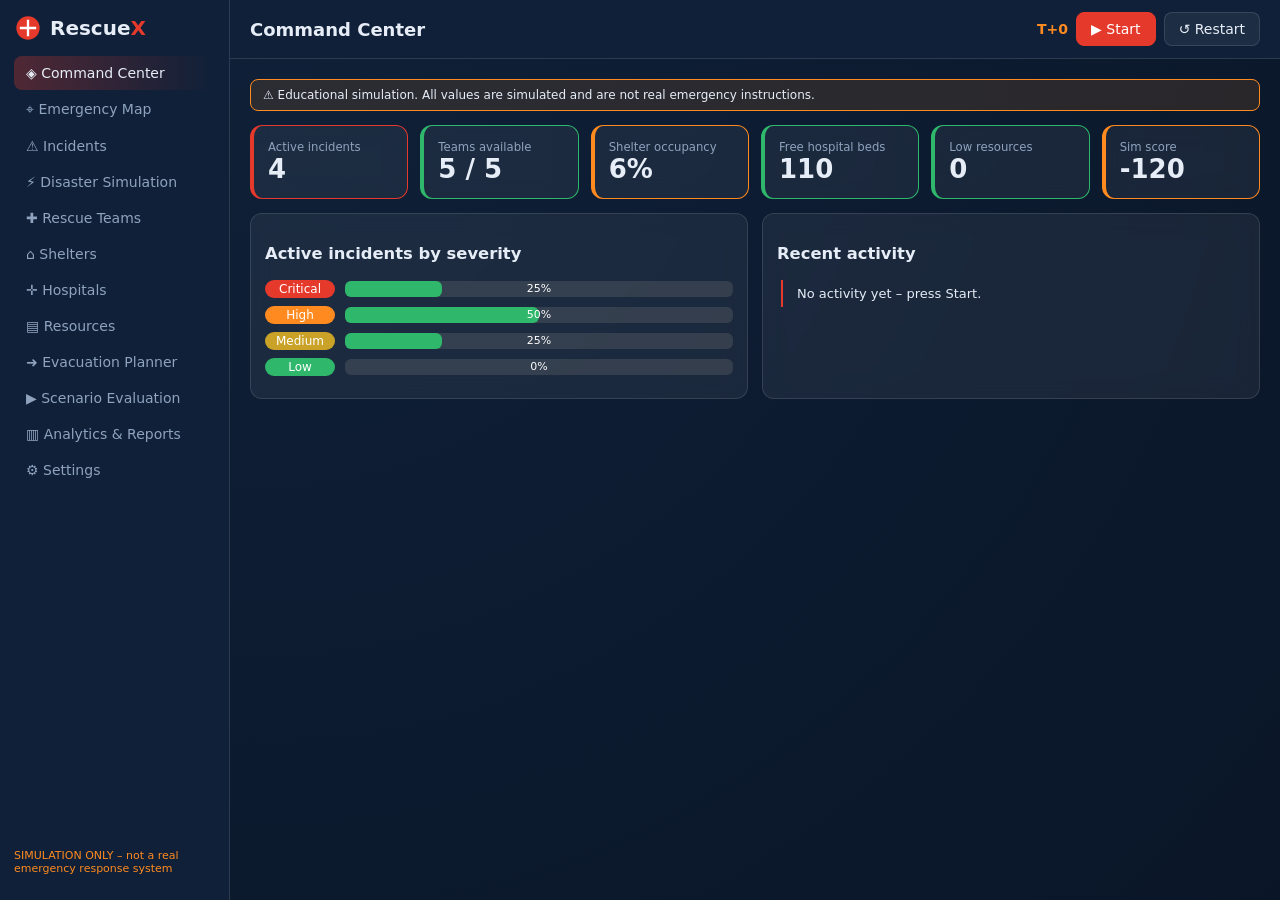
<file: index.html>
<!DOCTYPE html><html lang="en"><head><meta charset="utf-8"><meta name="viewport" content="width=device-width,initial-scale=1"><title>RescueX – Disaster Management Simulation</title><link rel="stylesheet" href="css/style.css"><script>addEventListener('error',function(e){var t=e.target&&(e.target.src||e.target.href);var m=t?'Could not load file: '+t+' (extract the whole zip and keep css/ and js/ beside index.html)':'Script error: '+e.message+' ('+(e.filename||'').split('/').pop()+':'+e.lineno+')';var d=document.getElementById('errbar')||document.body.appendChild(Object.assign(document.createElement('div'),{id:'errbar'}));d.style.cssText='position:fixed;z-index:999;bottom:10px;left:10px;right:10px;padding:12px;background:#600;color:#fff;font:14px sans-serif;border-radius:8px';d.textContent='RescueX problem: '+m},true)</script>
</head><body>
<div id="boot" style="position:fixed;z-index:99;top:10px;left:10px;right:10px;padding:12px;background:#3a1d00;color:#fff;border:1px solid #ff8a1f;border-radius:8px;font:14px sans-serif">Loading RescueX… If this message stays, extract the whole zip first (do not open index.html from inside the zip) and keep the css/ and js/ folders next to it.</div>
<aside id="nav"><div class="logo"><svg width="28" height="28" viewBox="0 0 24 24"><circle cx="12" cy="12" r="10" fill="#e5392b"/><path d="M11 5h2v6h6v2h-6v6h-2v-6H5v-2h6z" fill="#fff"/></svg><b>Rescue<span>X</span></b></div><nav id="menu"></nav><p class="simnote">SIMULATION ONLY – not a real emergency response system</p></aside>
<div id="main"><header><button class="btn" id="burger">☰</button><h1 id="title"></h1><div class="ctl"><span id="clock"></span><button class="btn red" id="play">▶ Start</button><button class="btn" id="restart">↺ Restart</button></div></header><main id="view"></main></div>
<dialog id="dlg"></dialog><div id="toasts"></div>
<script src="js/storage.js"></script><script src="js/app.js"></script><script src="js/dashboard.js"></script><script src="js/map.js"></script><script src="js/disasters.js"></script><script src="js/rescue-teams.js"></script><script src="js/shelters.js"></script><script src="js/hospitals.js"></script><script src="js/resources.js"></script><script src="js/evacuation.js"></script><script src="js/incidents.js"></script><script src="js/simulation.js"></script><script src="js/analytics.js"></script>
<script>window.RX?RX.init():0</script></body></html>
</file>
<file: css/style.css>
:root{--bg:#0a1628;--bg2:#0f2038;--card:rgba(255,255,255,.06);--bd:rgba(255,255,255,.12);--tx:#e6edf7;--mu:#8fa3bf;--red:#e5392b;--or:#ff8a1f;--ok:#2fb86b}
[data-theme=light]{--bg:#eef2f8;--bg2:#fff;--card:#fff;--bd:#d5dde9;--tx:#14213a;--mu:#5b6b85}
*{box-sizing:border-box}body{margin:0;font:14px system-ui,Segoe UI,sans-serif;background:radial-gradient(circle at 20% 0,var(--bg2),var(--bg));color:var(--tx);min-height:100vh;display:flex}
aside{width:230px;background:var(--bg2);border-right:1px solid var(--bd);position:fixed;top:0;left:0;bottom:0;padding:14px;display:flex;flex-direction:column;z-index:20;transition:.25s;overflow:auto}
.logo{display:flex;gap:8px;align-items:center;font-size:20px;margin-bottom:14px}.logo span{color:var(--red)}
#menu a{display:block;padding:9px 12px;border-radius:8px;color:var(--mu);text-decoration:none;margin-bottom:2px}#menu a.on,#menu a:hover{background:linear-gradient(90deg,rgba(229,57,43,.3),transparent);color:var(--tx)}
.simnote{margin-top:auto;font-size:11px;color:var(--or)}
#main{margin-left:230px;flex:1;min-width:0}header{display:flex;align-items:center;gap:10px;padding:12px 20px;border-bottom:1px solid var(--bd);position:sticky;top:0;background:var(--bg2);z-index:10}
header h1{font-size:18px;margin:0;flex:1}#burger{display:none}.ctl{display:flex;gap:8px;align-items:center}#clock{color:var(--or);font-weight:700}
main{padding:20px}.btn{background:var(--card);border:1px solid var(--bd);color:var(--tx);padding:8px 14px;border-radius:8px;cursor:pointer;font:inherit}.btn:hover{border-color:var(--or)}.btn.red{background:var(--red);border-color:var(--red);color:#fff}.btn.sm{padding:3px 8px;font-size:12px;margin-left:4px}
.card{background:var(--card);border:1px solid var(--bd);border-radius:12px;padding:14px;backdrop-filter:blur(10px);margin-bottom:14px}.scroll{overflow-x:auto}
.bar{display:flex;justify-content:space-between;align-items:center;margin-bottom:12px;gap:8px;flex-wrap:wrap}.bar h2{margin:0;font-size:18px}
.kpis{display:grid;grid-template-columns:repeat(auto-fit,minmax(150px,1fr));gap:12px;margin-bottom:14px}.kpi{margin:0;border-left:4px solid var(--mu)}.kpi.red{border-color:var(--red)}.kpi.or{border-color:var(--or)}.kpi.ok{border-color:var(--ok)}.kpi small{color:var(--mu);display:block}.kpi b{font-size:26px}
.grid2{display:grid;grid-template-columns:repeat(auto-fit,minmax(300px,1fr));gap:14px}
table{width:100%;border-collapse:collapse}th,td{text-align:left;padding:8px;border-bottom:1px solid var(--bd);white-space:nowrap}th{color:var(--mu);font-size:12px;text-transform:uppercase}
.badge{padding:2px 9px;border-radius:99px;font-size:12px;background:#5b6b85;color:#fff}.b-critical,.b-full,.b-closed{background:var(--red)}.b-high,.b-responding,.b-evacuating{background:var(--or)}.b-medium,.b-deployed,.b-planned,.b-reported{background:#c9a227}.b-low,.b-open,.b-available,.b-resolved,.b-complete{background:var(--ok)}
.pb{background:rgba(127,127,127,.25);border-radius:6px;height:16px;position:relative;min-width:90px}.pb i{display:block;height:100%;border-radius:6px;background:var(--ok)}.pb i.mid{background:#c9a227}.pb i.hi{background:var(--red)}.pb em{position:absolute;top:0;left:0;right:0;bottom:0;text-align:center;font-size:11px;font-style:normal;line-height:16px;color:#fff}
.srow{display:flex;gap:10px;align-items:center;margin-bottom:8px}.srow .badge{width:70px;text-align:center}.srow .pb{flex:1}
.tl{list-style:none;padding:0;margin:0;max-height:260px;overflow:auto}.tl li{padding:6px 0 6px 14px;border-left:2px solid var(--red);margin-left:4px;font-size:13px}.tl small{color:var(--mu);margin-right:6px}
.note{background:rgba(255,138,31,.12);border:1px solid var(--or);border-radius:8px;padding:8px 12px;font-size:12px;margin-bottom:14px}
.mapw{padding:0;overflow:hidden}canvas{display:block;max-width:100%}
.cards{display:grid;grid-template-columns:repeat(auto-fit,minmax(200px,1fr));gap:12px}
dialog{background:var(--bg2);color:var(--tx);border:1px solid var(--bd);border-radius:14px;padding:0;width:min(440px,94vw);max-height:90vh}dialog::backdrop{background:rgba(0,0,0,.6)}
.box{padding:18px;display:flex;flex-direction:column;gap:10px}.box label{display:flex;flex-direction:column;gap:3px;font-size:12px;color:var(--mu)}
input,select{background:var(--bg);color:var(--tx);border:1px solid var(--bd);border-radius:8px;padding:8px;font:inherit}.row{display:flex;gap:8px;justify-content:flex-end}.err{color:var(--red);margin:0;font-size:12px}
#toasts{position:fixed;right:14px;bottom:14px;z-index:99;display:flex;flex-direction:column;gap:8px}.toast{background:var(--ok);color:#fff;padding:10px 16px;border-radius:8px}.toast.bad{background:var(--red)}
.nw{white-space:nowrap}
@media(max-width:900px){aside{transform:translateX(-100%)}aside.open{transform:none}#main{margin-left:0}#burger{display:block}main{padding:12px}}
@media print{aside,header,.btn{display:none!important}#main{margin:0}body{background:#fff;color:#000}.card{border:1px solid #999;color:#000}}
</file>
